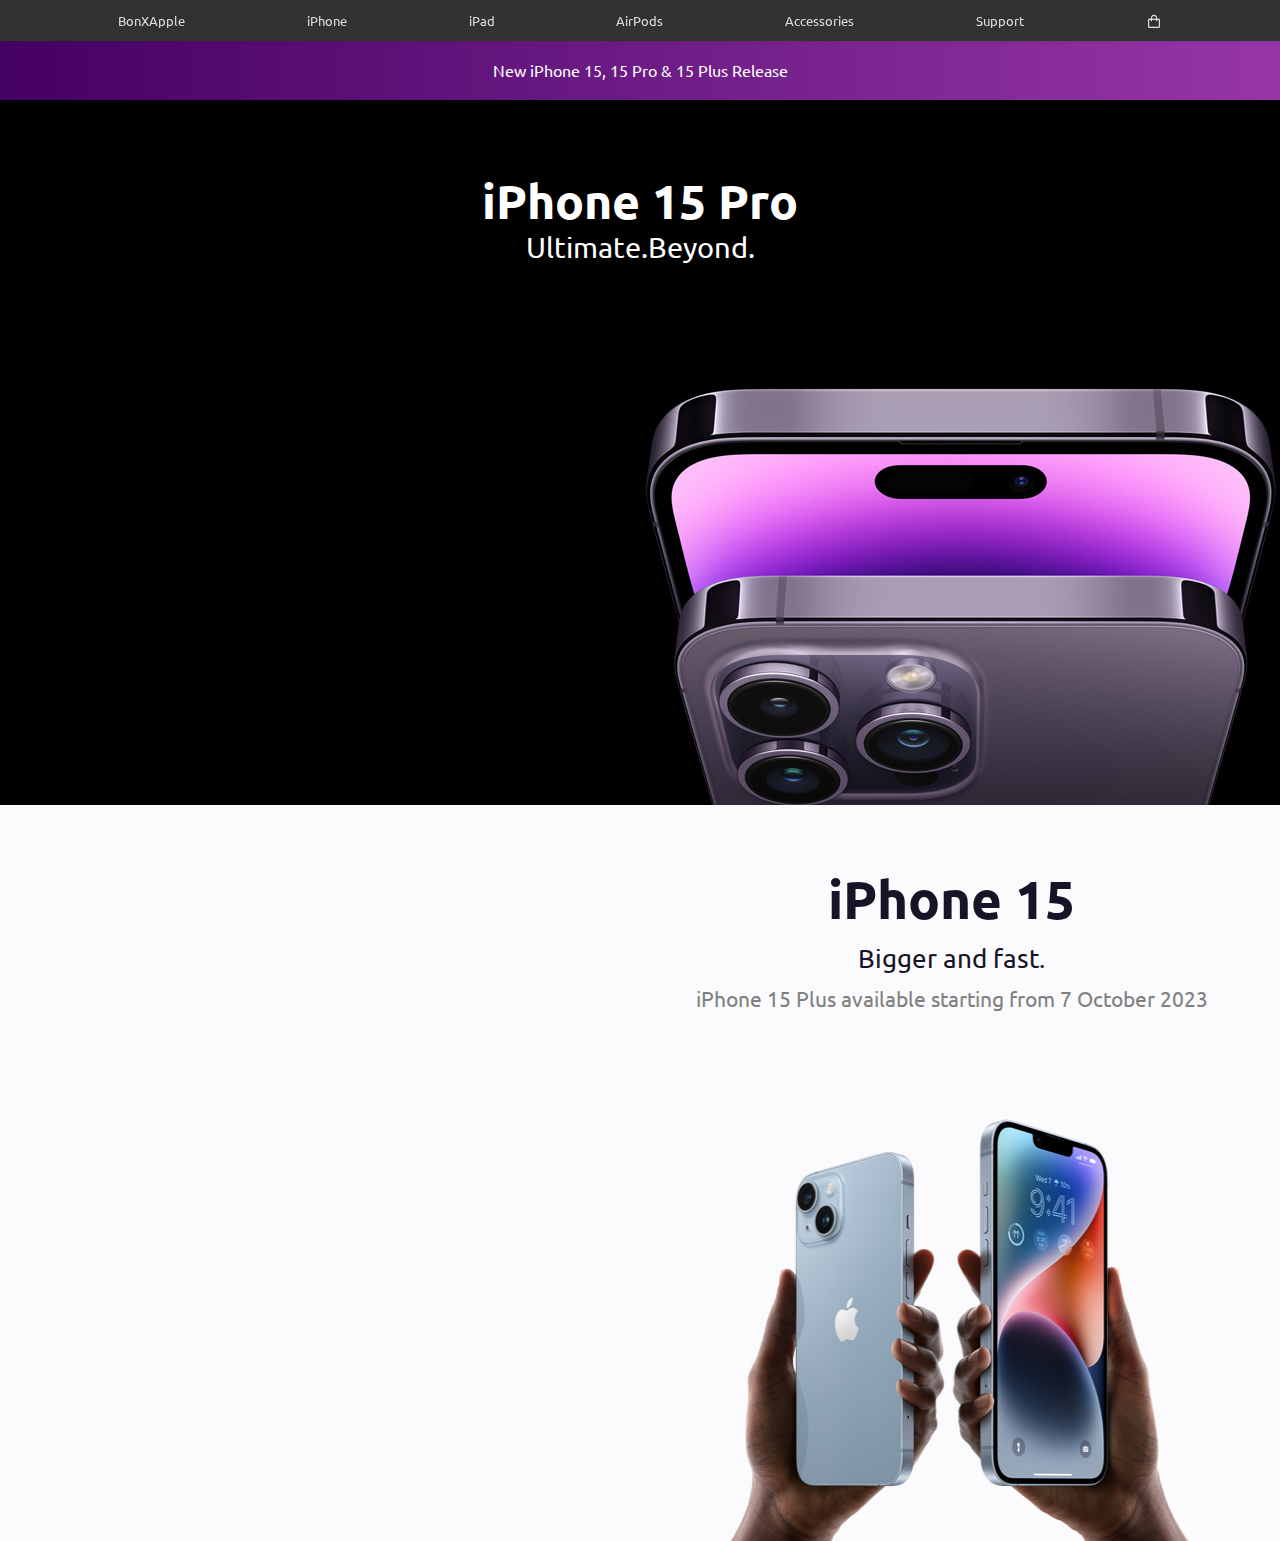
<file: index.html>
<!DOCTYPE html>
<html lang="en">

<head>
    <meta charset="UTF-8">
    <meta http-equiv="X-UA-Compatible" content="IE=edge">
    <meta name="viewport" content="width=device-width, initial-scale=1.0">
    <title>BonXApple</title>
    <link rel="icon" href="favicon.ico" type="image/x-icon">
    <link rel="stylesheet" href="css/style.css">
    <link href='https://unpkg.com/boxicons@2.1.4/css/boxicons.min.css' rel='stylesheet'>
</head>

<body>
    <!-- Header  -->
    <header>
        <!-- Nav  -->
        <div class="nav container">
            <a href="index.html" class="logo">BonXApple</a>
            <a href="products/iPhone.html" class="logo">iPhone</a>
            <a href="https://shariqyt.github.io/BonXApple.in/" class="logo">iPad</a>
            <a href="https://shariqyt.github.io/BonXApple.in/" class="logo">AirPods</a>
            <a href="https://shariqyt.github.io/BonXApple.in/" class="logo">Accessories</a>
            <a href="https://shariqyt.github.io/BonXApple.in/" class="logo">Support</a>
            <!-- Cart Icon  -->
            <i class='bx bx-shopping-bag' id="cart-icon"></i>
            <!-- Cart -->
            <div class="cart">
                <h2 class="cart-title">Your Cart</h2>
                <!-- Content  -->
                <div class="cart-content">

                </div>
                <!-- Total  -->
                <div class="total">
                    <div class="total-title">Total</div>
                    <div class="total-price">$0</div>
                </div>
                <!-- Buy Button  -->
                <button type="button" class="btn-buy">Buy Now</button>
                <!-- Cart Close  -->
                <i class='bx bx-x' id="close-cart"></i>
            </div>
        </div>
    </header>
    <p class="unknown"></p>
    <p class="release-phone"><span>New iPhone 15, 15 Pro & 15 Plus Release</span></p>
    <div class="main">
        <h1>iPhone 15 Pro</h1>
        <p>Ultimate.Beyond.</p>
        <div class="banner">
        </div>
    </div>
    <footer>
        <div class="footer-relative">
            <h1>iPhone 15</h1>
            <p class="a">Bigger and fast.</p>
            <p class="release">iPhone 15 Plus available starting from 7 October 2023</p>
        </div>
    </footer>
    <!-- Link To JS  -->
    <script src="js/script.js"></script>
</body>

</html>
</file>
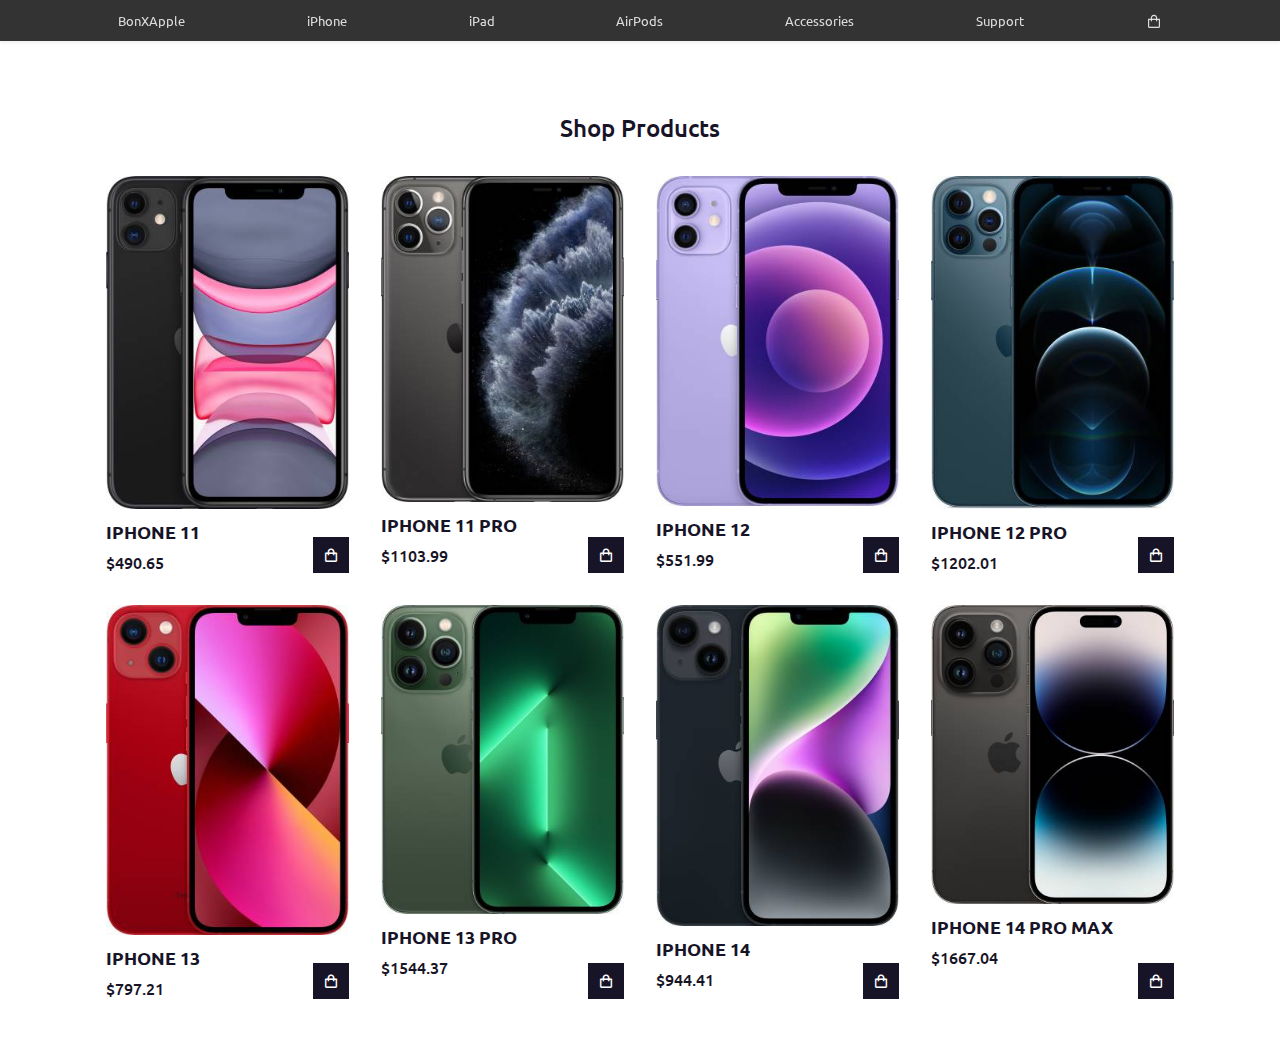
<file: products/iPhone.html>
<!DOCTYPE html>
<html lang="en">

<head>
    <meta charset="UTF-8">
    <meta http-equiv="X-UA-Compatible" content="IE=edge">
    <meta name="viewport" content="width=device-width, initial-scale=1.0">
    <title>iPhone • BonXApple</title>
    <link rel="icon" href="../favicon.ico" type="image/x-icon">
    <link rel="stylesheet" href="../css/style.css">
    <link href='https://unpkg.com/boxicons@2.1.4/css/boxicons.min.css' rel='stylesheet'>
</head>

<body>
    <!-- Header  -->
    <header>
        <!-- Nav  -->
        <div class="nav container">
            <a href="../index.html" class="logo">BonXApple</a>
            <a href="iPhone.html" class="logo">iPhone</a>
            <a href="https://shariqyt.github.io/BonXApple.in/" class="logo">iPad</a>
            <a href="https://shariqyt.github.io/BonXApple.in/" class="logo">AirPods</a>
            <a href="https://shariqyt.github.io/BonXApple.in/" class="logo">Accessories</a>
            <a href="https://shariqyt.github.io/BonXApple.in/" class="logo">Support</a>
            <!-- Cart Icon  -->
            <i class='bx bx-shopping-bag' id="cart-icon"></i>
            <!-- Cart -->
            <div class="cart">
                <h2 class="cart-title">Your Cart</h2>
                <!-- Content  -->
                <div class="cart-content">

                </div>
                <!-- Total  -->
                <div class="total">
                    <div class="total-title">Total</div>
                    <div class="total-price">$0</div>
                </div>
                <!-- Buy Button  -->
                <button type="button" class="btn-buy">Buy Now</button>
                <!-- Cart Close  -->
                <i class='bx bx-x' id="close-cart"></i>
            </div>
        </div>
    </header>
    <!-- Shop  -->
    <section class="shop container">
        <h2 class="section-title">Shop Products</h2>
        <!-- Content  -->
        <div class="shop-content">
            <!-- Box 1  -->
            <div class="product-box">
                <img src="../img/iPhone 11.jpeg" alt="" class="product-img">
                <h2 class="product-title">iPhone 11</h2>
                <span class="price">$490.65</span>
                <i class='bx bx-shopping-bag add-cart'></i>
            </div>
            <!-- Box 2  -->
            <div class="product-box">
                <img src="../img/iPhone 11 Pro.jpeg" alt="" class="product-img">
                <h2 class="product-title">iPhone 11 Pro</h2>
                <span class="price">$1103.99</span>
                <i class='bx bx-shopping-bag add-cart'></i>
            </div>
            <!-- Box 3  -->
            <div class="product-box">
                <img src="../img/iPhone 12.jpeg" alt="" class="product-img">
                <h2 class="product-title">iPhone 12</h2>
                <span class="price">$551.99</span>
                <i class='bx bx-shopping-bag add-cart'></i>
            </div>
            <!-- Box 4  -->
            <div class="product-box">
                <img src="../img/iPhone 12 Pro.jpeg" alt="" class="product-img">
                <h2 class="product-title">iPhone 12 Pro</h2>
                <span class="price">$1202.01</span>
                <i class='bx bx-shopping-bag add-cart'></i>
            </div>
            <!-- Box 5  -->
            <div class="product-box">
                <img src="../img/iPhone 13.jpeg" alt="" class="product-img">
                <h2 class="product-title">iPhone 13</h2>
                <span class="price">$797.21</span>
                <i class='bx bx-shopping-bag add-cart'></i>
            </div>
            <!-- Box 6  -->
            <div class="product-box">
                <img src="../img/iPhone 13 Pro.jpeg" alt="" class="product-img">
                <h2 class="product-title">iPhone 13 Pro</h2>
                <span class="price">$1544.37</span>
                <i class='bx bx-shopping-bag add-cart'></i>
            </div>
            <!-- Box 7  -->
            <div class="product-box">
                <img src="../img/iPhone 14.jpeg" alt="" class="product-img">
                <h2 class="product-title">iPhone 14</h2>
                <span class="price">$944.41</span>
                <i class='bx bx-shopping-bag add-cart'></i>
            </div>
            <!-- Box 8  -->
            <div class="product-box">
                <img src="../img/iPhone 14 Pro.jpeg" alt="" class="product-img">
                <h2 class="product-title">iPhone 14 Pro Max</h2>
                <span class="price">$1667.04</span>
                <i class='bx bx-shopping-bag add-cart'></i>
            </div>
        </div>
    </section>
    <!-- Link To JS  -->
    <script src="../js/script.js"></script>
</body>

</html>
</file>
<file: css/style.css>
@import url('https://fonts.googleapis.com/css2?family=Ubuntu:wght@400;500;700&display=swap');


* {
    font-family: 'Ubuntu', sans-serif;
    margin: 0;
    padding: 0;
    scroll-behavior: smooth;
    scroll-padding-top: 2rem;
    box-sizing: border-box;
    list-style: none;
    text-decoration: none;
}

:root {
    --main-color: #fd4646;
    --text-color: #171427;
    --bg-color: #fff;
    --nav-color: #dddddd;
    --nav-font-size: 0.8rem;
}

img {
    width: 100%;
}

body {
    color: var(--text-color);
}

.container {
    max-width: 1068px;
    margin: auto;
    width: 100%;
}


/* Home */
.main{
    display: flex;
    justify-content: center;
}
.unknown{
    background-color: #fff;
    padding: 20px 0;
}
.release-phone{
    background-image: linear-gradient(to right, #450064, #590e74, #6d1c85, #822995, #9736a6);
    padding: 20px 0;
    color: white;
    text-align: center;
}
.banner{
    width: 1920px;
    height: 705px;
    background-size: 1920px 736px;
    background-repeat: no-repeat;
    background-image: url('../img/iphone14pro banner.jpg');
}

.main h1{
    position: absolute;
    color: white;
    font-size: 3rem;
    top: 170px;
}
.main p{
    position: absolute;
    color: white;
    font-size: 1.8rem;
    top: 230px;
}

/* Footer  */

footer{
    display: flex;
    justify-content: center;
    width: 1903px;
    height: 736px;
    background-size: 1903px 736px;
    background-repeat: no-repeat;
    background-image: url('../img/iphone14pro.jpg');
}
.footer-relative{
    position: absolute;
    text-align: center;
}
footer h1{
    margin-top: 60px;
    font-size: 3.3rem;
}
footer .a{
    margin-top: 10px;
    font-size: 1.6rem;
}
footer .release{
    margin-top: 10px;
    font-size: 1.3rem;
    color: gray;
}

/* iPhone Site*/
section {
    padding: 5rem 0 3rem;
}

header {
    position: fixed;
    top: 0;
    left: 0;
    width: 100%;
    background: var(--bg-color);
    box-shadow: 0 1px 4px hsl(0 4% 15% / 10%);
    z-index: 999;
    background-color: rgba(0,0,0,0.8);
    backdrop-filter: blur(30px);
}

.nav {
    display: flex;
    align-items: center;
    justify-content: space-between;
    padding: 12px;
}

.logo {
    font-size: var(--nav-font-size);
    color: var(--text-color);
    color: var(--nav-color);
    transition: 0.3s ease-in-out;
}

.logo:hover{
    color: white;
}

#cart-icon {
    font-size: 1rem;
    cursor: pointer;
    color: var(--nav-color);
    transition: 0.3s ease-in-out;
}

#cart-icon:hover{
    color: white;
}

.cart {
    position: fixed;
    top: 0;
    right: -100%;
    width: 360px;
    min-height: 100vh;
    padding: 20px;
    background: var(--bg-color);
    box-shadow: -2px 0 4px hsl(0 4% 15% / 10%);
    transition: .5s ease-in-out;
}

.cart.active {
    right: 0;
}

.cart-title {
    text-align: center;
    font-size: 1.5rem;
    font-weight: 600;
    margin-top: 2rem;
}

.cart-box {
    display: grid;
    grid-template-columns: 32% 50% 18%;
    align-items: center;
    gap: 1rem;
    margin-top: 1rem;
}

.cart-img {
    width: 100px;
    height: 100px;
    object-fit: contain;
    padding: 10px;
}

.detail-box {
    display: grid;
    row-gap: 0.5rem;
}

.cart-product-title {
    font-size: 1rem;
    text-transform: uppercase;
}

.cart-price {
    font-weight: 500;
}

.cart-quantity {
    border: 1px solid var(--text-color);
    outline-color: var(--main-color);
    width: 2.4rem;
    text-align: center;
    font-size: 1rem;
}

.cart-remove {
    font-size: 24px;
    color: var(--main-color);
    cursor: pointer;
}

.total {
    display: flex;
    justify-content: flex-end;
    margin-top: 1.5rem;
    border-top: 1px solid var(--text-color);
}

.total-title {
    font-size: 1rem;
    font-weight: 600;
}

.total-price {
    margin-left: 0.5rem;
}

.btn-buy {
    display: flex;
    margin: 1.5rem auto 0 auto;
    padding: 12px 20px;
    border: none;
    background: var(--main-color);
    color: var(--bg-color);
    font-size: 1rem;
    font-weight: 500;
    cursor: pointer;
}

.btn-buy:hover {
    background: var(--text-color);
}

#close-cart {
    position: absolute;
    top: 1rem;
    right: 0.8rem;
    font-size: 2rem;
    color: var(--text-color);
    cursor: pointer;
}

.section-title {
    font-size: 1.5rem;
    font-weight: 500;
    text-align: center;
    margin-bottom: 2rem;
}

.shop {
    margin-top: 2rem;
}

.shop-content {
    display: grid;
    grid-template-columns: repeat(auto-fit, minmax(220px, auto));
    gap: 2rem;
}

.product-box {
    position: relative;
}

.product-box:hover {
    padding: 10px;
    border: 1px solid var(--text-color);
    transition: 0.5s ease-in-out;
}

.product-img {
    width: 100%;
    height: auto;
    margin-bottom: 0.5rem;
}

.product-title {
    font-size: 1.1rem;
    font-weight: 600;
    text-transform: uppercase;
    margin-bottom: 0.5rem;
}

.price {
    font-weight: 500;
}

.add-cart {
    position: absolute;
    bottom: 0;
    right: 0;
    background: var(--text-color);
    color: var(--bg-color);
    padding: 10px;
    cursor: pointer;
}

.add-cart:hover {
    background: hsl(249, 32%, 17%);
}

/* Breakpoints / Making Responsive  */

@media (max-width: 1080px) {
    .nav {
        padding: 15px;
    }
    section{
        padding: 3rem 0 2rem;
    }
    .container{
        margin: 0 auto;
        width: 90%;
    }
    .shop{
        margin-top: 2rem !important;
    }
}


@media (max-width: 400px){
    .nav{
        padding: 11px;
    }
    .logo{
        font-size: 1rem;
    }
    .cart{
        width: 320px;
    }
}

@media (max-width: 360){
    .shop{
        margin-top: 1rem !important;
    }
    .cart{
        width: 280px;
    }
}
</file>
